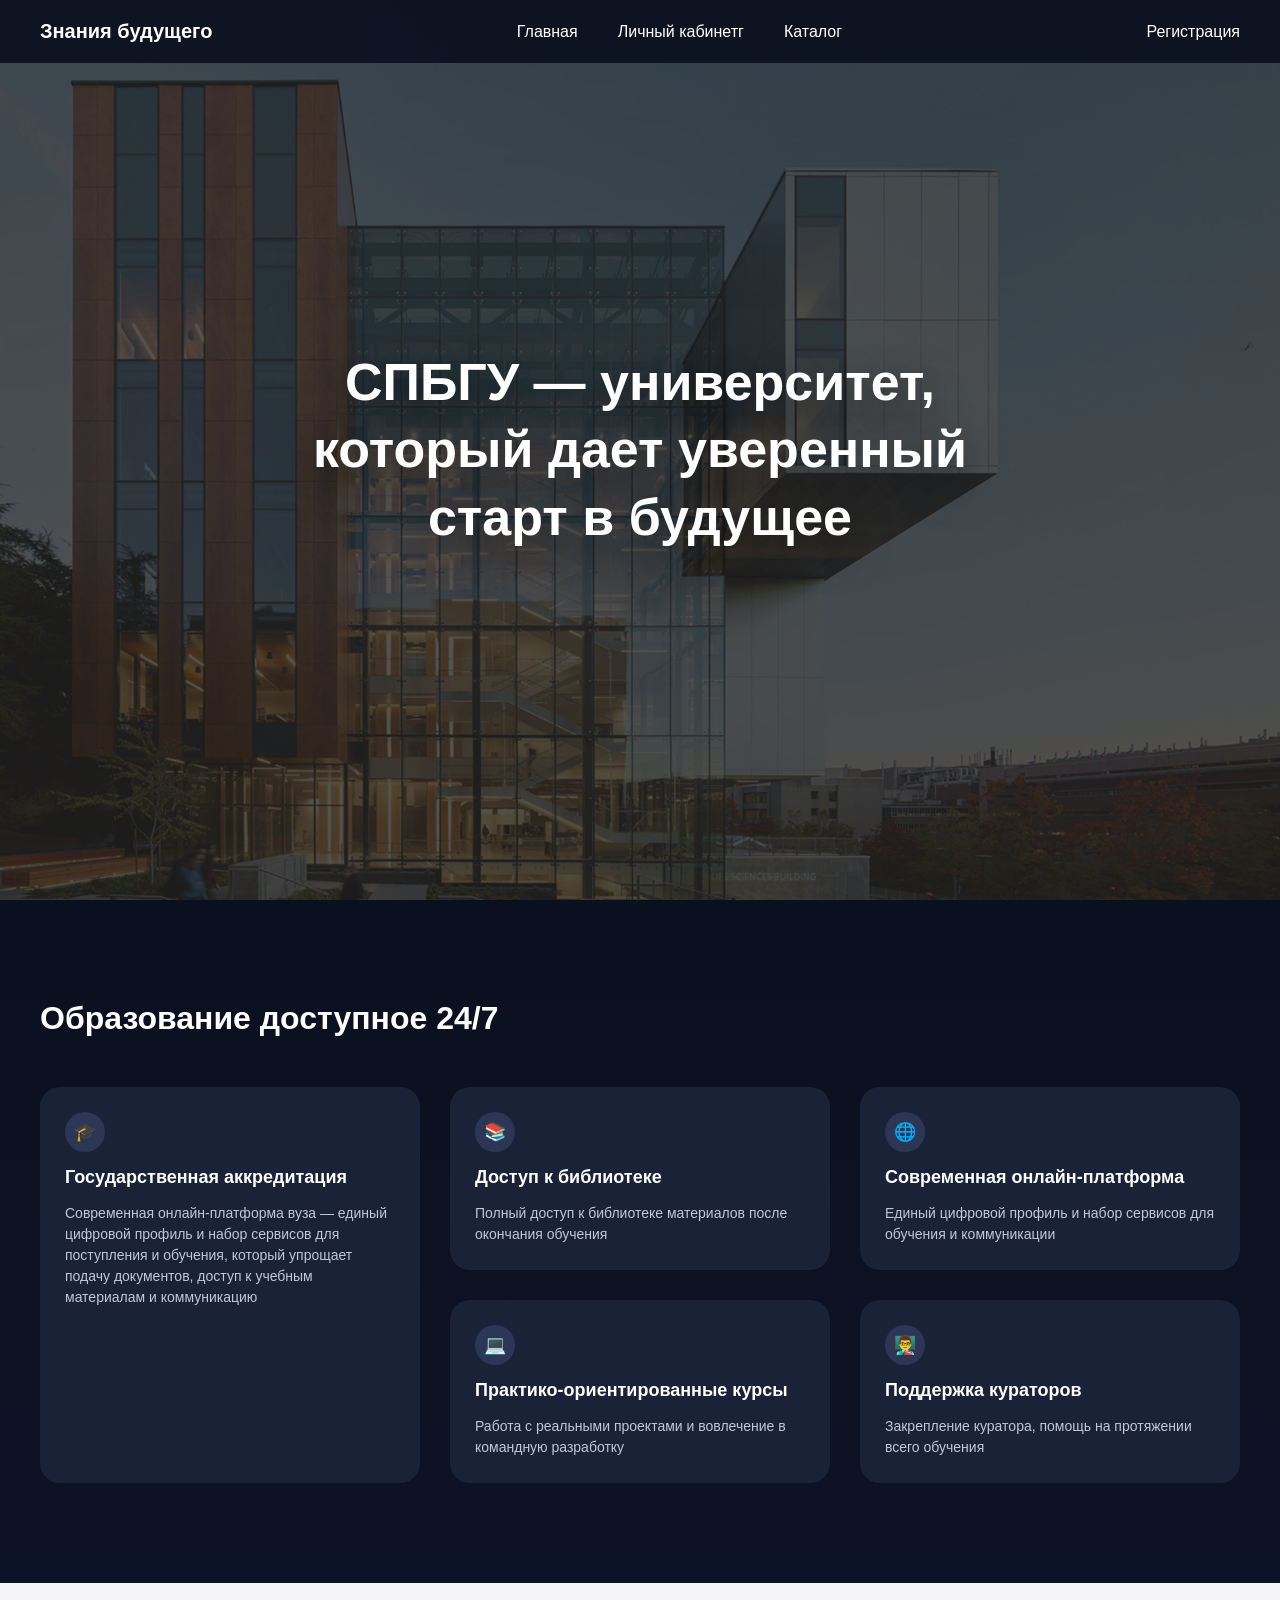
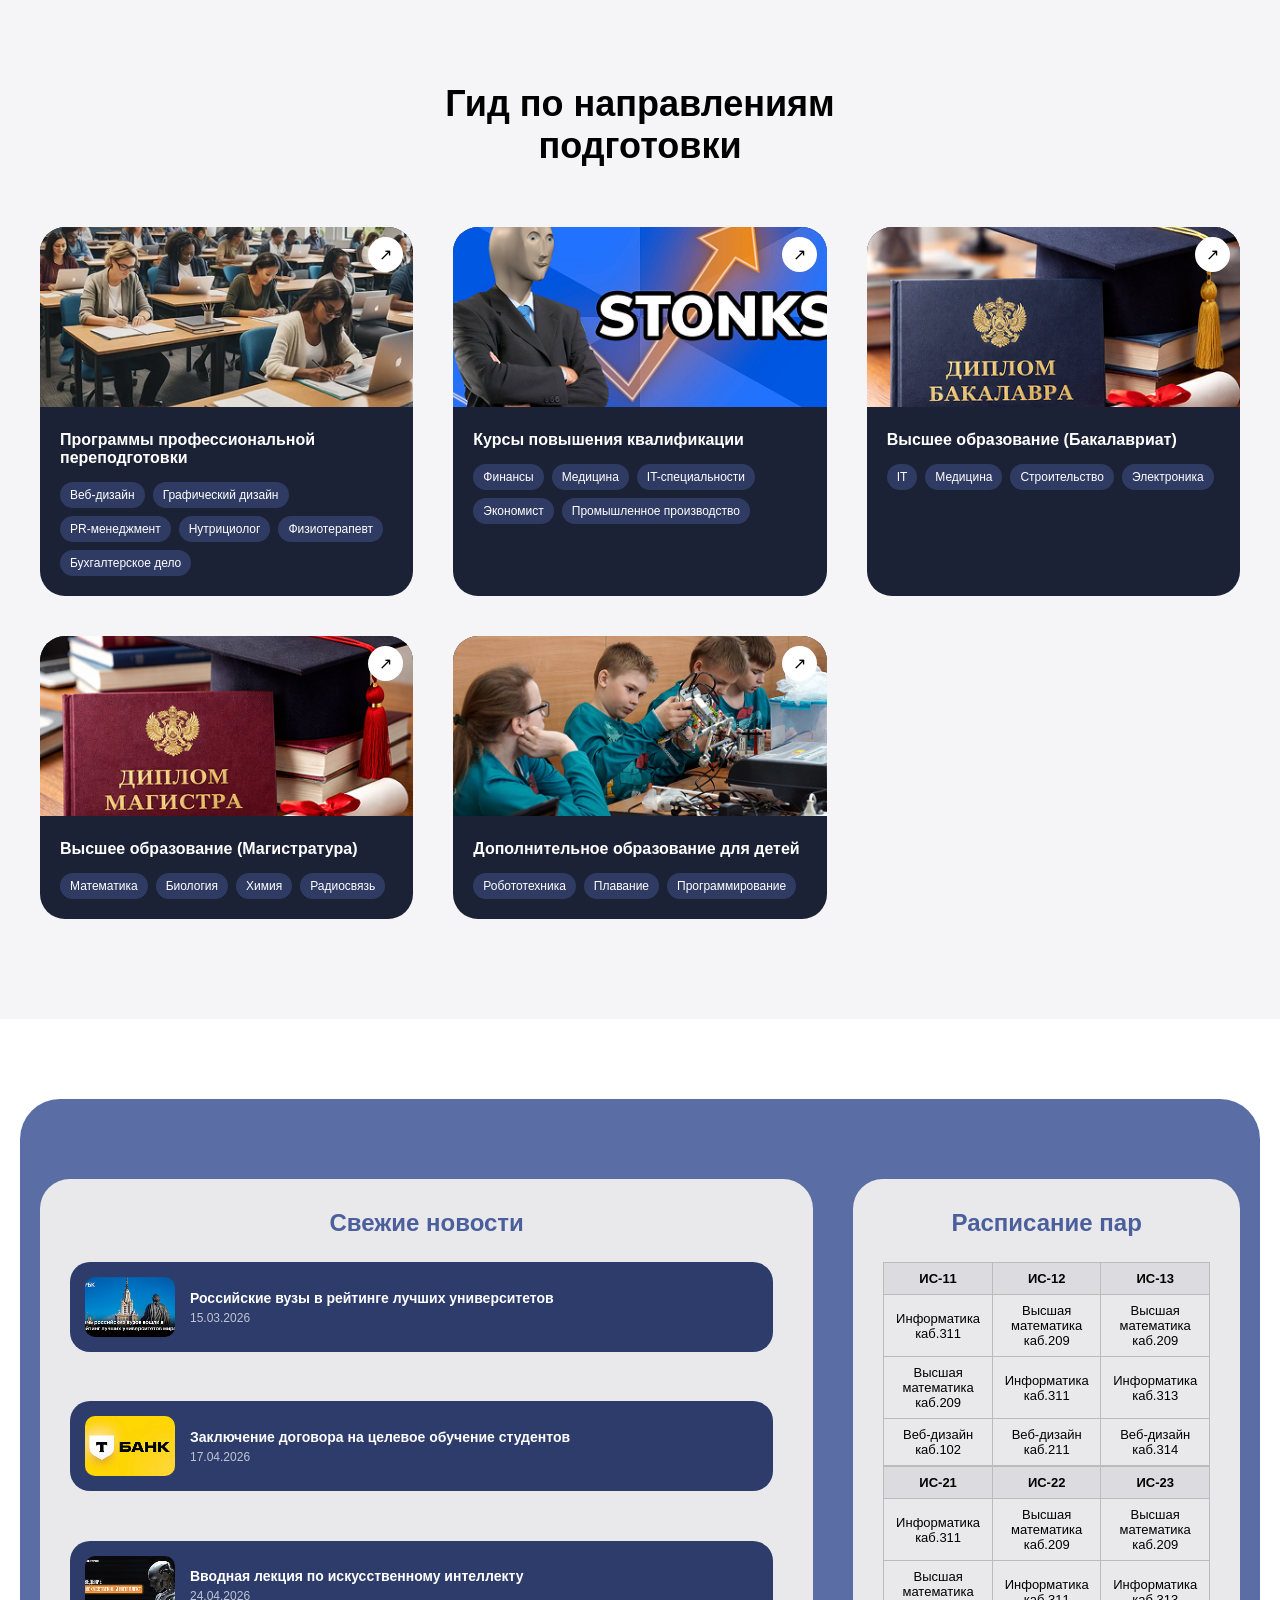
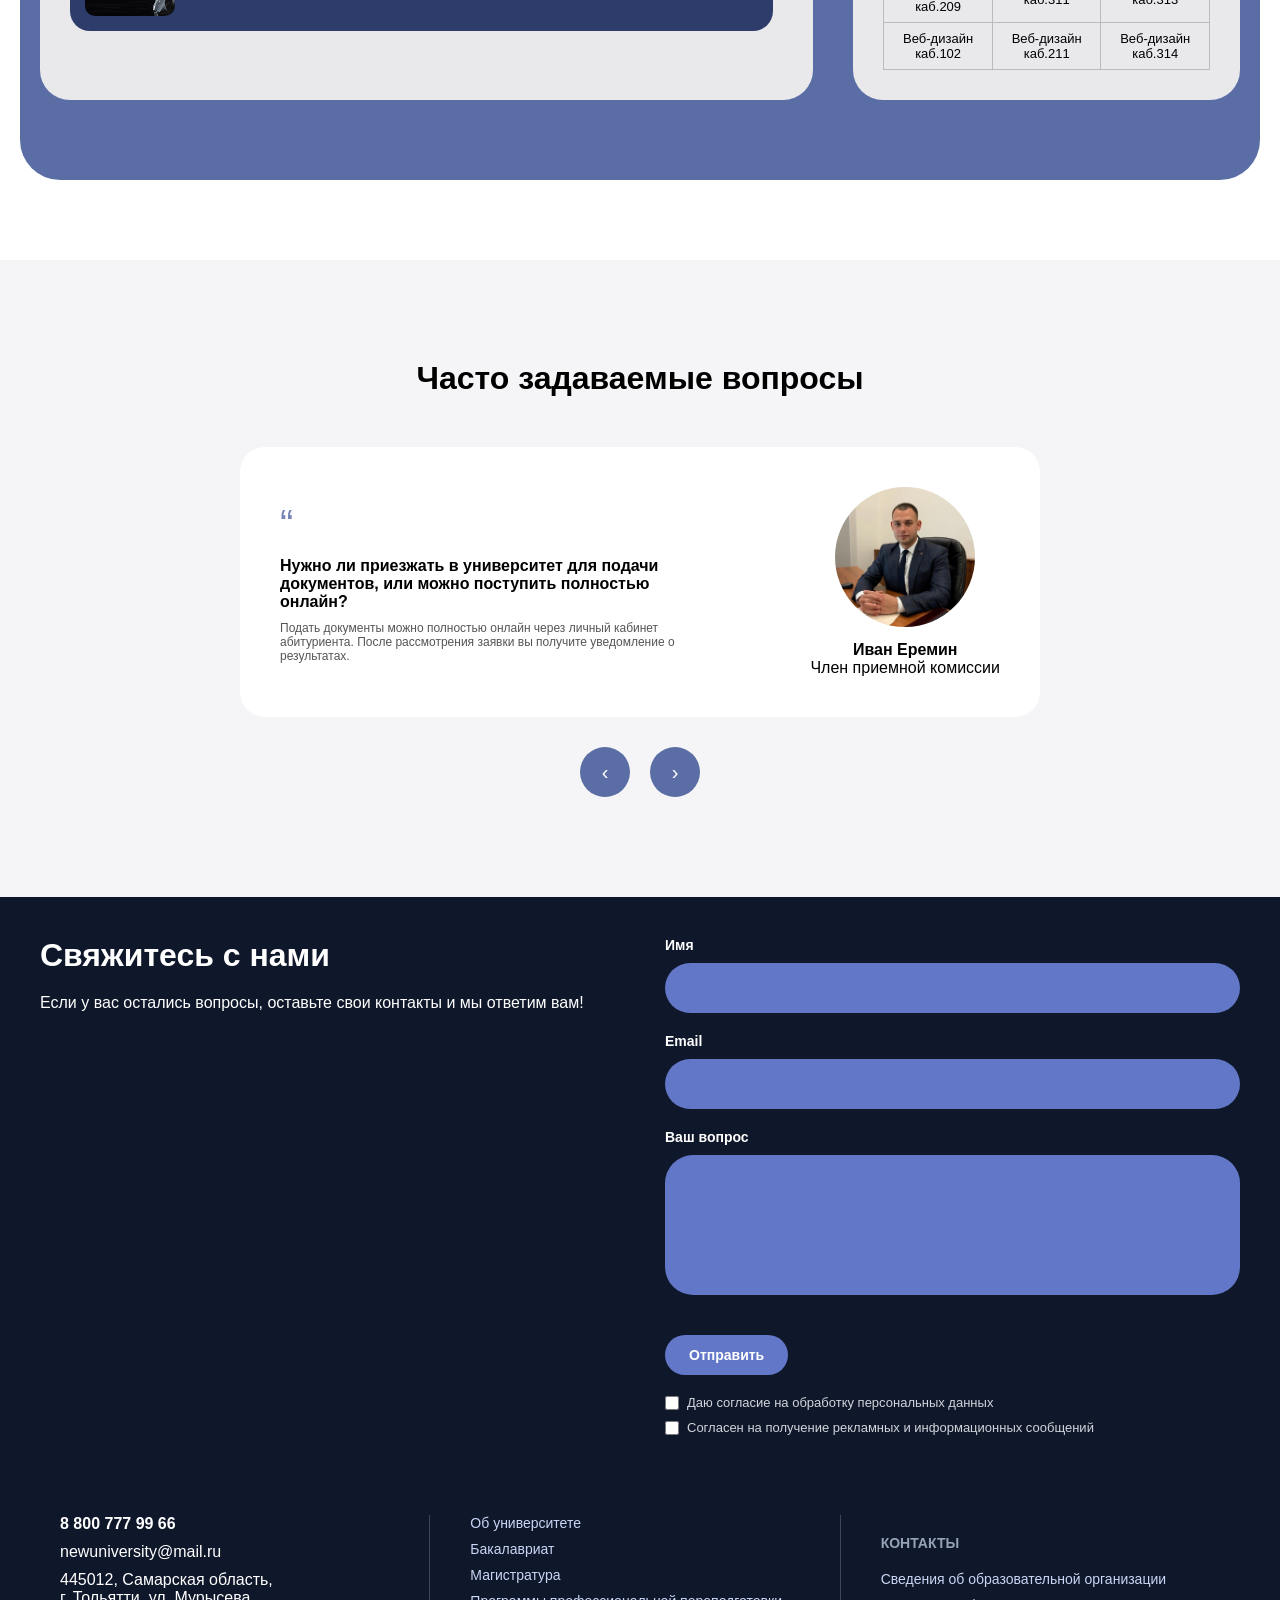
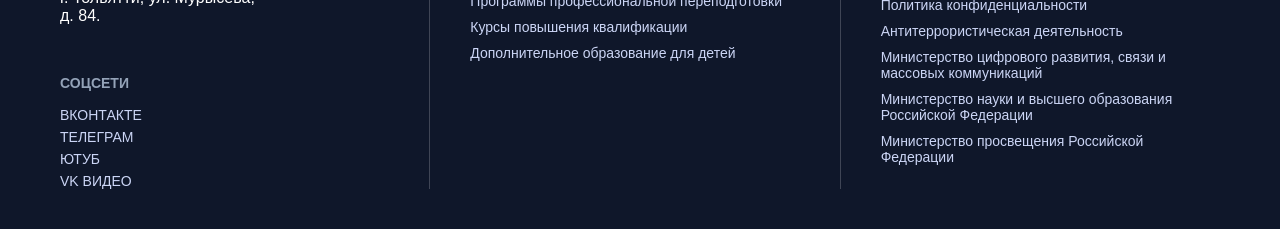
<file: index.html>
<!DOCTYPE html>
<html lang="ru">
    <head>
        <meta charset="UTF-8">
        <title>Каталог курсов</title>
        <link rel="stylesheet" href="style/style.css">
    </head>
    <body>
        <header class="header">
            <div class="header-inner">
                <div class="logo">Знания будущего</div>

                <nav class="nav">
                    <a href="index.html">Главная</a>
                    <a href="personal_account_two.html">Личный кабинетг</a>
                    <a href="catalog.html">Каталог</a>
                </nav>

                <a href="#" class="auth">Регистрация</a>
            </div>
        </header>

        <section class="hero"
            style="background: url('image/architecture.png') no-repeat center center/cover;">

            <div class="overlay"></div>

            <div class="hero-content">
                <h1>
                    СПБГУ — университет,<br>
                    который дает уверенный<br>
                    старт в будущее
                </h1>
            </div>
        </section>
        <section class="features">
            <div class="features-container">
                <h2>Образование доступное <span>24/7</span></h2>

                <div class="features-grid">

                    <div class="feature-card large">
                        <div class="icon">🎓</div>
                        <h3>Государственная аккредитация</h3>
                        <p>
                            Современная онлайн-платформа вуза — единый цифровой
                            профиль и набор сервисов для поступления и обучения,
                            который упрощает подачу документов, доступ к учебным
                            материалам и коммуникацию
                        </p>
                    </div>

                    <div class="feature-card">
                        <div class="icon">📚</div>
                        <h3>Доступ к библиотеке</h3>
                        <p>Полный доступ к библиотеке материалов после окончания
                            обучения</p>
                    </div>

                    <div class="feature-card">
                        <div class="icon">🌐</div>
                        <h3>Современная онлайн-платформа</h3>
                        <p>Единый цифровой профиль и набор сервисов для обучения
                            и коммуникации</p>
                    </div>

                    <div class="feature-card">
                        <div class="icon">💻</div>
                        <h3>Практико-ориентированные курсы</h3>
                        <p>Работа с реальными проектами и вовлечение в командную
                            разработку</p>
                    </div>

                    <div class="feature-card">
                        <div class="icon">👨‍🏫</div>
                        <h3>Поддержка кураторов</h3>
                        <p>Закрепление куратора, помощь на протяжении всего
                            обучения</p>
                    </div>

                </div>
            </div>
        </section>
        <section class="programs">
            <div class="programs-container">
                <h2>Гид по направлениям<br>подготовки</h2>

                <div class="programs-grid">

                    <!-- карточка -->
                    <div class="program-card">
                        <img src="image/Pro.png" alt>
                        <div class="card-content">
                            <h3>Программы профессиональной переподготовки</h3>
                            <div class="tags">
                                <span>Веб-дизайн</span>
                                <span>Графический дизайн</span>
                                <span>PR-менеджмент</span>
                                <span>Нутрициолог</span>
                                <span>Физиотерапевт</span>
                                <span>Бухгалтерское дело</span>
                            </div>
                        </div>
                        <div class="arrow">↗</div>
                    </div>

                    <div class="program-card active">
                        <img src="image/Stonks.png" alt>
                        <div class="card-content">
                            <h3>Курсы повышения квалификации</h3>
                            <div class="tags">
                                <span>Финансы</span>
                                <span>Медицина</span>
                                <span>IT-специальности</span>
                                <span>Экономист</span>
                                <span>Промышленное производство</span>
                            </div>
                        </div>
                        <div class="arrow">↗</div>
                    </div>

                    <div class="program-card">
                        <img src="image/Diplom2.png" alt>
                        <div class="card-content">
                            <h3>Высшее образование (Бакалавриат)</h3>
                            <div class="tags">
                                <span>IT</span>
                                <span>Медицина</span>
                                <span>Строительство</span>
                                <span>Электроника</span>
                            </div>
                        </div>
                        <div class="arrow">↗</div>
                    </div>

                    <div class="program-card">
                        <img src="image/Diplom1.png" alt>
                        <div class="card-content">
                            <h3>Высшее образование (Магистратура)</h3>
                            <div class="tags">
                                <span>Математика</span>
                                <span>Биология</span>
                                <span>Химия</span>
                                <span>Радиосвязь</span>
                            </div>
                        </div>
                        <div class="arrow">↗</div>
                    </div>

                    <div class="program-card">
                        <img src="image/Dop.png" alt>
                        <div class="card-content">
                            <h3>Дополнительное образование для детей</h3>
                            <div class="tags">
                                <span>Робототехника</span>
                                <span>Плавание</span>
                                <span>Программирование</span>
                            </div>
                        </div>
                        <div class="arrow">↗</div>
                    </div>

                </div>
            </div>
        </section>
        <section class="info">
            <div class="info-container">

                <!-- НОВОСТИ -->
                <div class="news">
                    <h2>Свежие новости</h2>

                    <div class="news-list">
                        <div class="news-card">
                            <img src="image/Топ вуз 1.png" alt>
                            <div>
                                <h3>Российские вузы в рейтинге лучших
                                    университетов</h3>
                                <p>15.03.2026</p>
                            </div>
                        </div>

                        <div class="news-card">
                            <img src="image/т-банк 1.png" alt>
                            <div>
                                <h3>Заключение договора на целевое обучение
                                    студентов</h3>
                                <p>17.04.2026</p>
                            </div>
                        </div>

                        <div class="news-card">
                            <img src="image/Лекция 1.png" alt>
                            <div>
                                <h3>Вводная лекция по искусственному
                                    интеллекту</h3>
                                <p>24.04.2026</p>
                            </div>
                        </div>
                    </div>
                </div>

                <!-- РАСПИСАНИЕ -->
                <div class="schedule">
                    <h2>Расписание пар</h2>

                    <table>
                        <tr>
                            <th>ИС-11</th>
                            <th>ИС-12</th>
                            <th>ИС-13</th>
                        </tr>
                        <tr>
                            <td>Информатика<br>каб.311</td>
                            <td>Высшая математика<br>каб.209</td>
                            <td>Высшая математика<br>каб.209</td>
                        </tr>
                        <tr>
                            <td>Высшая математика<br>каб.209</td>
                            <td>Информатика<br>каб.311</td>
                            <td>Информатика<br>каб.313</td>
                        </tr>
                        <tr>
                            <td>Веб-дизайн<br>каб.102</td>
                            <td>Веб-дизайн<br>каб.211</td>
                            <td>Веб-дизайн<br>каб.314</td>
                        </tr>
                    </table>
                    <table>
                        <tr>
                            <th>ИС-21</th>
                            <th>ИС-22</th>
                            <th>ИС-23</th>
                        </tr>
                        <tr>
                            <td>Информатика<br>каб.311</td>
                            <td>Высшая математика<br>каб.209</td>
                            <td>Высшая математика<br>каб.209</td>
                        </tr>
                        <tr>
                            <td>Высшая математика<br>каб.209</td>
                            <td>Информатика<br>каб.311</td>
                            <td>Информатика<br>каб.313</td>
                        </tr>
                        <tr>
                            <td>Веб-дизайн<br>каб.102</td>
                            <td>Веб-дизайн<br>каб.211</td>
                            <td>Веб-дизайн<br>каб.314</td>
                        </tr>
                    </table>
                </div>

            </div>
        </section>
        <section class="faq">
            <div class="faq-container">

                <h2>Часто задаваемые вопросы</h2>

                <div class="faq-slider">

                    <!-- Центральная -->
                    <div class="faq-card main">
                        <div class="faq-content">
                            <span class="quote">“</span>

                            <h3>
                                Нужно ли приезжать в университет для подачи
                                документов,
                                или можно поступить полностью онлайн?
                            </h3>

                            <p>
                                Подать документы можно полностью онлайн через
                                личный кабинет
                                абитуриента. После рассмотрения заявки вы
                                получите уведомление
                                о результатах.
                            </p>
                        </div>

                        <div class="faq-person">
                            <img src="image/Член приемной комиссии.jpg" alt>
                            <div>
                                <h4>Иван Еремин</h4>
                                <p>Член приемной комиссии</p>
                            </div>
                        </div>
                    </div>

                    <!-- Кнопки -->
                    <div class="faq-controls">
                        <button>‹</button>
                        <button>›</button>
                    </div>

                </div>
            </section>
            <section class="contact-section">
                <div class="contact-container">
                    <!-- Контейнер с текстом -->
                    <div class="contact-info">
                        <h2>Свяжитесь с нами</h2>
                        <p>Если у вас остались вопросы, оставьте свои контакты и
                            мы ответим вам!</p>
                    </div>

                    <!-- Форма для обратной связи -->
                    <form class="contact-form">
                        <div class="form-group">
                            <label for="name">Имя</label>
                            <input type="text" id="name">
                        </div>

                        <div class="form-group">
                            <label for="email">Email</label>
                            <input type="email" id="email">
                        </div>

                        <div class="form-group">
                            <label for="message">Ваш вопрос</label>
                            <textarea id="message"></textarea>
                        </div>

                        <button type="submit"
                            class="submit-btn">Отправить</button>

                        <div class="checkbox-group">
                            <label>
                                <input type="checkbox">
                                Даю согласие на обработку персональных данных
                            </label>

                            <label>
                                <input type="checkbox">
                                Согласен на получение рекламных и информационных
                                сообщений
                            </label>
                        </div>
                    </form>
                </div>
            </section>
            <footer class="footer">
                <div class="footer-container">

                    <!-- Левая колонка -->
                    <div class="footer-column">
                        <p class="footer-phone">8 800 777 99 66</p>
                        <p>newuniversity@mail.ru</p>
                        <p>445012, Самарская область,<br>
                            г. Тольятти, ул. Мурысева,<br>
                            д. 84.</p>

                        <div class="footer-socials">
                            <p class="footer-title">СОЦСЕТИ</p>
                            <a href="#">ВКОНТАКТЕ</a>
                            <a href="#">ТЕЛЕГРАМ</a>
                            <a href="#">ЮТУБ</a>
                            <a href="#">VK ВИДЕО</a>
                        </div>
                    </div>

                    <!-- Средняя колонка -->
                    <div class="footer-column">
                        <a href="#">Об университете</a>
                        <a href="#">Бакалавриат</a>
                        <a href="#">Магистратура</a>
                        <a href="#">Программы профессиональной
                            переподготовки</a>
                        <a href="#">Курсы повышения квалификации</a>
                        <a href="#">Дополнительное образование для детей</a>
                    </div>

                    <!-- Правая колонка -->
                    <div class="footer-column">
                        <p class="footer-title">КОНТАКТЫ</p>
                        <a href="#">Сведения об образовательной организации</a>
                        <a href="#">Политика конфиденциальности</a>
                        <a href="#">Антитеррористическая деятельность</a>
                        <a href="#">Министерство цифрового развития, связи и
                            массовых коммуникаций</a>
                        <a href="#">Министерство науки и высшего образования
                            Российской Федерации</a>
                        <a href="#">Министерство просвещения Российской
                            Федерации</a>
                    </div>

                </div>
            </footer>
        </body>
</file>
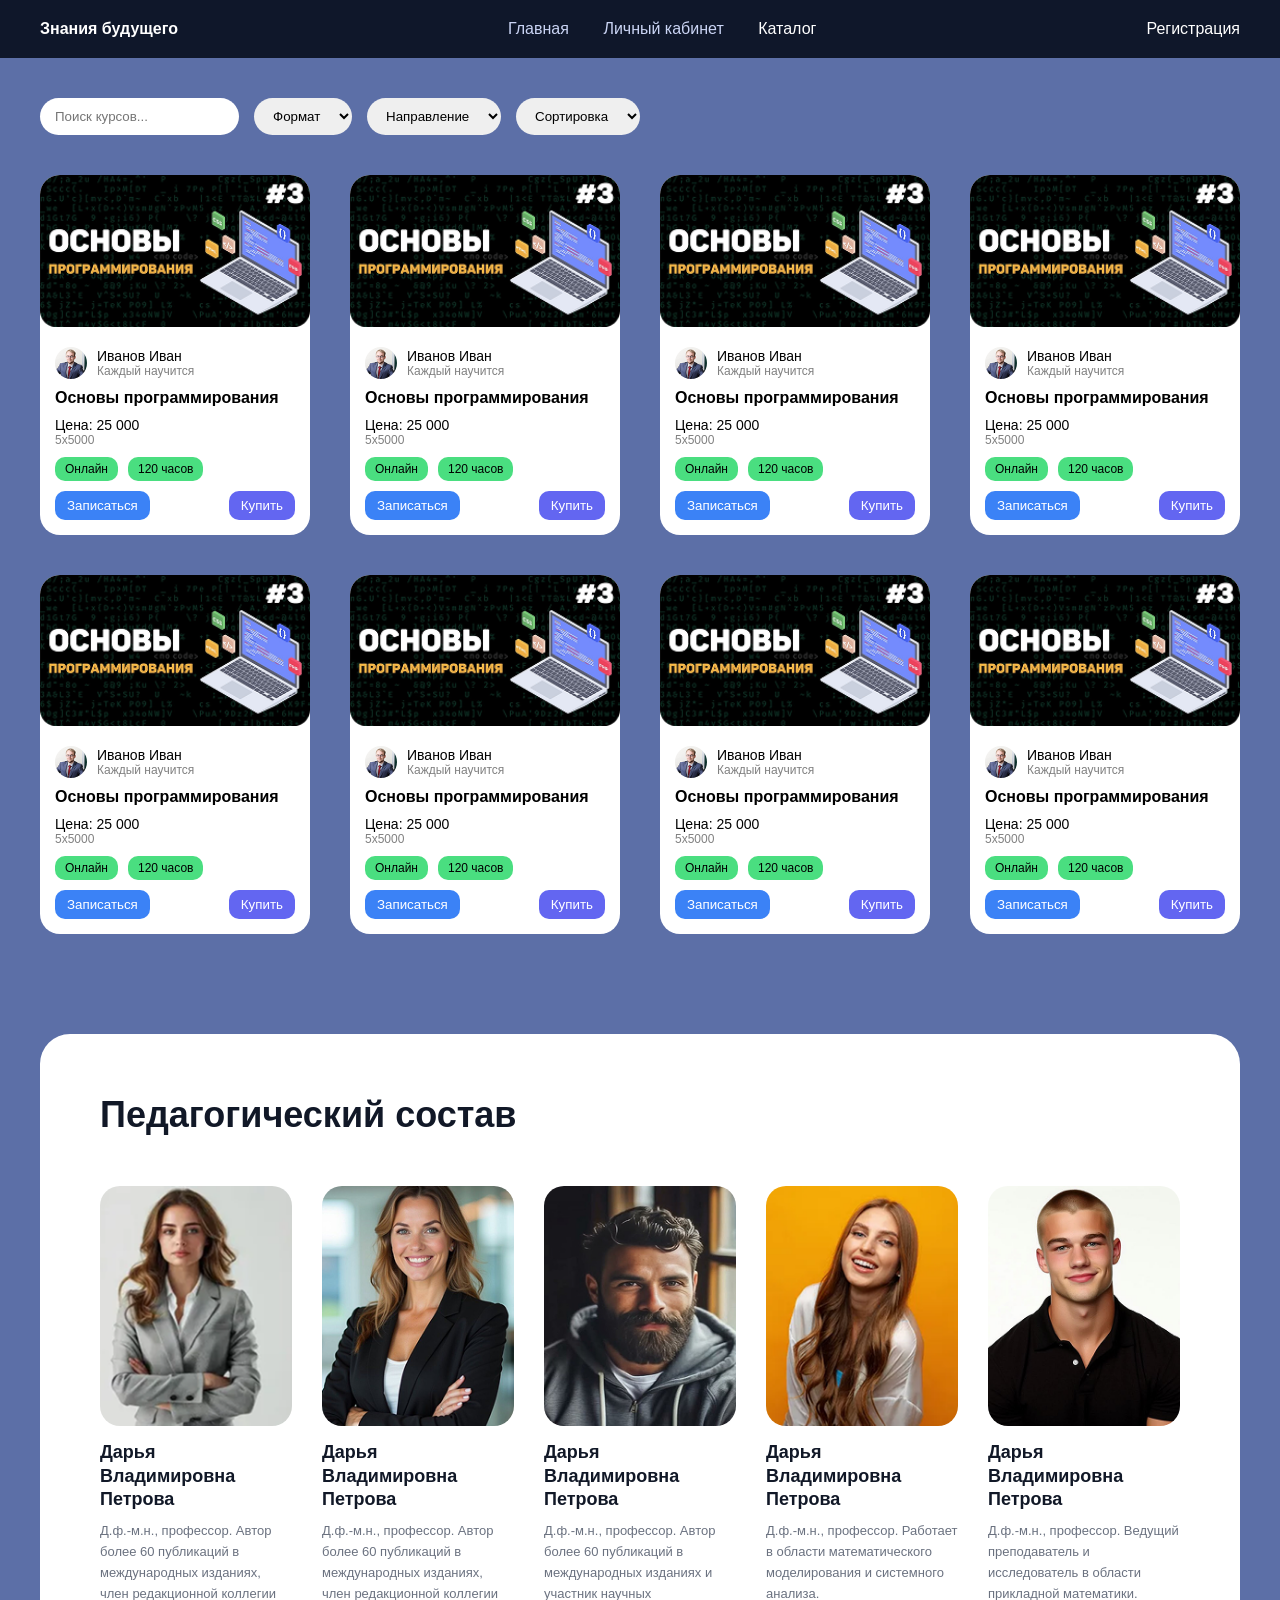
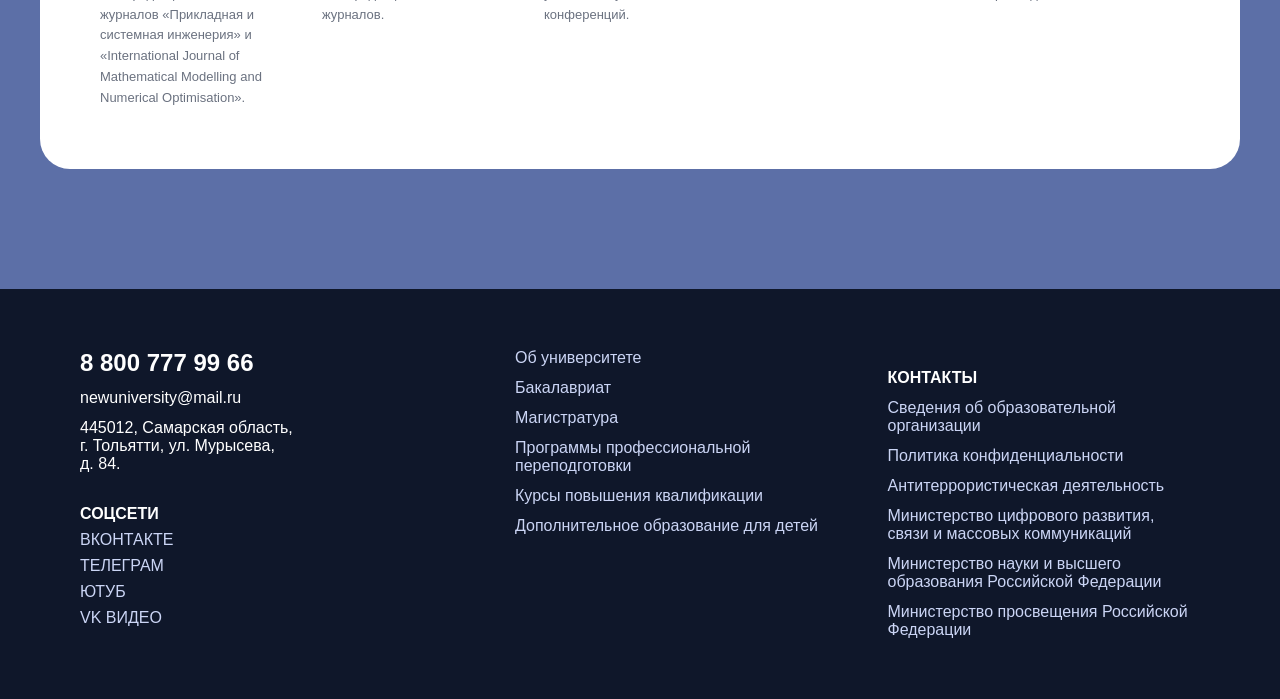
<file: catalog.html>
<!DOCTYPE html>
<html lang="ru">
    <head>
        <meta charset="UTF-8">
        <title>Каталог курсов</title>
        <link rel="stylesheet" href="style/style_for_catalog.css">
    </head>
    <body>

        <header class="header">
            <div class="logo">Знания будущего</div>

            <nav class="nav">
                <a href="index.html">Главная</a>
                <a href="personal_account_two.html">Личный кабинет</a>
                <a href="catalog.html" class="active">Каталог</a>
            </nav>

            <a href="#" class="auth">Регистрация</a>
        </header>

        <main class="container">

            <!-- ФИЛЬТРЫ -->
            <div class="filters">
                <input type="text" placeholder="Поиск курсов...">

                <select>
                    <option>Формат</option>
                </select>

                <select>
                    <option>Направление</option>
                </select>

                <select>
                    <option>Сортировка</option>
                </select>
            </div>

            <!-- КАРТОЧКИ -->
            <div class="grid">

                <!-- Карточка -->
                <div class="card">
                    <img src="image/programming.png"
                        class="card-img">

                    <div class="card-content">
                        <div class="author">
                            <img src="image/informatic.png"
                                class="avatar">
                            <div>
                                <div class="name">Иванов Иван</div>
                                <div class="desc">Каждый научится</div>
                            </div>
                        </div>

                        <div class="title">Основы программирования</div>

                        <div class="price">Цена: 25 000</div>
                        <div class="sale">5x5000</div>

                        <div class="tags">
                            <span>Онлайн</span>
                            <span>120 часов</span>
                        </div>

                        <div class="actions">
                            <button class="btn primary">Записаться</button>
                            <button class="btn secondary">Купить</button>
                        </div>
                    </div>
                </div>

                <div class="card">
                    <img src="image/programming.png"
                        class="card-img">

                    <div class="card-content">
                        <div class="author">
                            <img src="image/informatic.png"
                                class="avatar">
                            <div>
                                <div class="name">Иванов Иван</div>
                                <div class="desc">Каждый научится</div>
                            </div>
                        </div>

                        <div class="title">Основы программирования</div>

                        <div class="price">Цена: 25 000</div>
                        <div class="sale">5x5000</div>

                        <div class="tags">
                            <span>Онлайн</span>
                            <span>120 часов</span>
                        </div>

                        <div class="actions">
                            <button class="btn primary">Записаться</button>
                            <button class="btn secondary">Купить</button>
                        </div>
                    </div>
                </div>

                <div class="card">
                    <img src="image/programming.png"
                        class="card-img">

                    <div class="card-content">
                        <div class="author">
                            <img src="image/informatic.png"
                                class="avatar">
                            <div>
                                <div class="name">Иванов Иван</div>
                                <div class="desc">Каждый научится</div>
                            </div>
                        </div>

                        <div class="title">Основы программирования</div>

                        <div class="price">Цена: 25 000</div>
                        <div class="sale">5x5000</div>

                        <div class="tags">
                            <span>Онлайн</span>
                            <span>120 часов</span>
                        </div>

                        <div class="actions">
                            <button class="btn primary">Записаться</button>
                            <button class="btn secondary">Купить</button>
                        </div>
                    </div>
                </div>

                <div class="card">
                    <img src="image/programming.png"
                        class="card-img">

                    <div class="card-content">
                        <div class="author">
                            <img src="image/informatic.png"
                                class="avatar">
                            <div>
                                <div class="name">Иванов Иван</div>
                                <div class="desc">Каждый научится</div>
                            </div>
                        </div>

                        <div class="title">Основы программирования</div>

                        <div class="price">Цена: 25 000</div>
                        <div class="sale">5x5000</div>

                        <div class="tags">
                            <span>Онлайн</span>
                            <span>120 часов</span>
                        </div>

                        <div class="actions">
                            <button class="btn primary">Записаться</button>
                            <button class="btn secondary">Купить</button>
                        </div>
                    </div>
                </div>

                <div class="card">
                    <img src="image/programming.png"
                        class="card-img">

                    <div class="card-content">
                        <div class="author">
                            <img src="image/informatic.png"
                                class="avatar">
                            <div>
                                <div class="name">Иванов Иван</div>
                                <div class="desc">Каждый научится</div>
                            </div>
                        </div>

                        <div class="title">Основы программирования</div>

                        <div class="price">Цена: 25 000</div>
                        <div class="sale">5x5000</div>

                        <div class="tags">
                            <span>Онлайн</span>
                            <span>120 часов</span>
                        </div>

                        <div class="actions">
                            <button class="btn primary">Записаться</button>
                            <button class="btn secondary">Купить</button>
                        </div>
                    </div>
                </div>

                <div class="card">
                    <img src="image/programming.png"
                        class="card-img">

                    <div class="card-content">
                        <div class="author">
                            <img src="image/informatic.png"
                                class="avatar">
                            <div>
                                <div class="name">Иванов Иван</div>
                                <div class="desc">Каждый научится</div>
                            </div>
                        </div>

                        <div class="title">Основы программирования</div>

                        <div class="price">Цена: 25 000</div>
                        <div class="sale">5x5000</div>

                        <div class="tags">
                            <span>Онлайн</span>
                            <span>120 часов</span>
                        </div>

                        <div class="actions">
                            <button class="btn primary">Записаться</button>
                            <button class="btn secondary">Купить</button>
                        </div>
                    </div>
                </div>

                <div class="card">
                    <img src="image/programming.png"
                        class="card-img">

                    <div class="card-content">
                        <div class="author">
                            <img src="image/informatic.png"
                                class="avatar">
                            <div>
                                <div class="name">Иванов Иван</div>
                                <div class="desc">Каждый научится</div>
                            </div>
                        </div>

                        <div class="title">Основы программирования</div>

                        <div class="price">Цена: 25 000</div>
                        <div class="sale">5x5000</div>

                        <div class="tags">
                            <span>Онлайн</span>
                            <span>120 часов</span>
                        </div>

                        <div class="actions">
                            <button class="btn primary">Записаться</button>
                            <button class="btn secondary">Купить</button>
                        </div>
                    </div>
                </div>

                <div class="card">
                    <img src="image/programming.png"
                        class="card-img">

                    <div class="card-content">
                        <div class="author">
                            <img src="image/informatic.png"
                                class="avatar">
                            <div>
                                <div class="name">Иванов Иван</div>
                                <div class="desc">Каждый научится</div>
                            </div>
                        </div>

                        <div class="title">Основы программирования</div>

                        <div class="price">Цена: 25 000</div>
                        <div class="sale">5x5000</div>

                        <div class="tags">
                            <span>Онлайн</span>
                            <span>120 часов</span>
                        </div>

                        <div class="actions">
                            <button class="btn primary">Записаться</button>
                            <button class="btn secondary">Купить</button>
                        </div>
                    </div>
                </div>

            </div>
            <!-- ПЕДАГОГИЧЕСКИЙ СОСТАВ -->
            <section class="teachers">
                <h2 class="teachers-title">Педагогический состав</h2>

                <div class="teachers-grid">

                    <div class="teacher-card">
                        <img src="image/strong_teacher.png" class="teacher-img">

                        <h3>Дарья Владимировна Петрова</h3>

                        <p>
                            Д.ф.-м.н., профессор. Автор более 60 публикаций в
                            международных
                            изданиях, член редакционной коллегии журналов
                            «Прикладная и системная
                            инженерия» и «International Journal of Mathematical
                            Modelling and Numerical Optimisation».
                        </p>
                    </div>

                    <div class="teacher-card">
                        <img src="image/russian_teacher.png"
                            class="teacher-img">

                        <h3>Дарья Владимировна Петрова</h3>

                        <p>
                            Д.ф.-м.н., профессор. Автор более 60 публикаций в
                            международных
                            изданиях, член редакционной коллегии журналов.
                        </p>
                    </div>

                    <div class="teacher-card">
                        <img src="image/borodatii.png" class="teacher-img">

                        <h3>Дарья Владимировна Петрова</h3>

                        <p>
                            Д.ф.-м.н., профессор. Автор более 60 публикаций в
                            международных
                            изданиях и участник научных конференций.
                        </p>
                    </div>

                    <div class="teacher-card">
                        <img src="image/happy_teacher.png" class="teacher-img">

                        <h3>Дарья Владимировна Петрова</h3>

                        <p>
                            Д.ф.-м.н., профессор. Работает в области
                            математического моделирования
                            и системного анализа.
                        </p>
                    </div>

                    <div class="teacher-card">
                        <img src="image/sigma_teacher.png" class="teacher-img">

                        <h3>Дарья Владимировна Петрова</h3>

                        <p>
                            Д.ф.-м.н., профессор. Ведущий преподаватель и
                            исследователь
                            в области прикладной математики.
                        </p>
                    </div>

                </div>
            </section>

        </main>
        <footer class="footer">
            <div class="footer-container">

                <!-- Левая колонка -->
                <div class="footer-column">
                    <p class="footer-phone">8 800 777 99 66</p>
                    <p>newuniversity@mail.ru</p>
                    <p>445012, Самарская область,<br>
                        г. Тольятти, ул. Мурысева,<br>
                        д. 84.</p>

                    <div class="footer-socials">
                        <p class="footer-title">СОЦСЕТИ</p>
                        <a href="#">ВКОНТАКТЕ</a>
                        <a href="#">ТЕЛЕГРАМ</a>
                        <a href="#">ЮТУБ</a>
                        <a href="#">VK ВИДЕО</a>
                    </div>
                </div>

                <!-- Средняя колонка -->
                <div class="footer-column">
                    <a href="#">Об университете</a>
                    <a href="#">Бакалавриат</a>
                    <a href="#">Магистратура</a>
                    <a href="#">Программы профессиональной
                        переподготовки</a>
                    <a href="#">Курсы повышения квалификации</a>
                    <a href="#">Дополнительное образование для детей</a>
                </div>

                <!-- Правая колонка -->
                <div class="footer-column">
                    <p class="footer-title">КОНТАКТЫ</p>
                    <a href="#">Сведения об образовательной организации</a>
                    <a href="#">Политика конфиденциальности</a>
                    <a href="#">Антитеррористическая деятельность</a>
                    <a href="#">Министерство цифрового развития, связи и
                        массовых коммуникаций</a>
                    <a href="#">Министерство науки и высшего образования
                        Российской Федерации</a>
                    <a href="#">Министерство просвещения Российской
                        Федерации</a>
                </div>

            </div>
        </footer>

    </body>
</html>
</file>
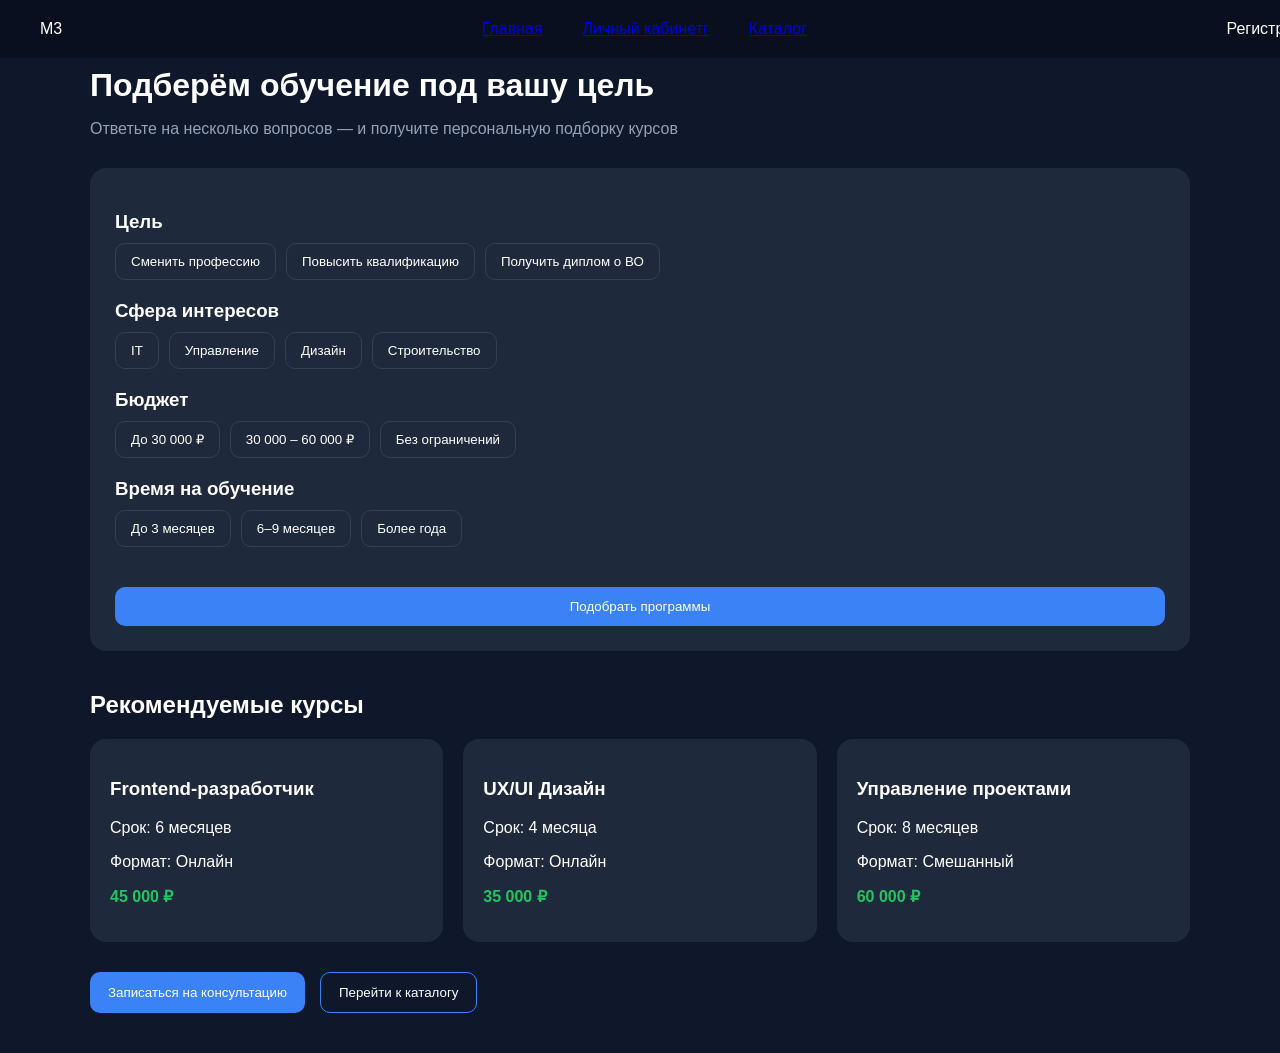
<file: five_page.html>
<!DOCTYPE html>
<html lang="ru">
    <head>
        <meta charset="UTF-8">
        <title>Подбор обучения</title>
        <link rel="stylesheet" href="style/style_for_five_page.css">
    </head>
    <body>
        <header class="header">
            <div class="header-inner">
                <div class="logo">М3</div>

                <nav class="nav">
                    <a href="index.html">Главная</a>
                    <a href="personal_account.html">Личный кабинетг</a>
                    <a href="catalog.html">Каталог</a>
                </nav>

                <a href="#" class="auth">Регистрация</a>
            </div>
        </header>

        <section class="agency">

            <div class="container">

                <h1>Подберём обучение под вашу цель</h1>
                <p class="subtitle">Ответьте на несколько вопросов — и получите
                    персональную подборку курсов</p>

                <!-- ФОРМА -->
                <div class="form">

                    <div class="form-group">
                        <h3>Цель</h3>
                        <div class="options">
                            <button>Сменить профессию</button>
                            <button>Повысить квалификацию</button>
                            <button>Получить диплом о ВО</button>
                        </div>
                    </div>

                    <div class="form-group">
                        <h3>Сфера интересов</h3>
                        <div class="options">
                            <button>IT</button>
                            <button>Управление</button>
                            <button>Дизайн</button>
                            <button>Строительство</button>
                        </div>
                    </div>

                    <div class="form-group">
                        <h3>Бюджет</h3>
                        <div class="options">
                            <button>До 30 000 ₽</button>
                            <button>30 000 – 60 000 ₽</button>
                            <button>Без ограничений</button>
                        </div>
                    </div>

                    <div class="form-group">
                        <h3>Время на обучение</h3>
                        <div class="options">
                            <button>До 3 месяцев</button>
                            <button>6–9 месяцев</button>
                            <button>Более года</button>
                        </div>
                    </div>

                    <button class="btn primary full">Подобрать
                        программы</button>

                </div>

                <!-- РЕЗУЛЬТАТ -->
                <div class="results">

                    <h2>Рекомендуемые курсы</h2>

                    <div class="cards">

                        <div class="course-card">
                            <h3>Frontend-разработчик</h3>
                            <p>Срок: 6 месяцев</p>
                            <p>Формат: Онлайн</p>
                            <p class="price">45 000 ₽</p>
                        </div>

                        <div class="course-card">
                            <h3>UX/UI Дизайн</h3>
                            <p>Срок: 4 месяца</p>
                            <p>Формат: Онлайн</p>
                            <p class="price">35 000 ₽</p>
                        </div>

                        <div class="course-card">
                            <h3>Управление проектами</h3>
                            <p>Срок: 8 месяцев</p>
                            <p>Формат: Смешанный</p>
                            <p class="price">60 000 ₽</p>
                        </div>

                    </div>

                    <div class="actions">
                        <button class="btn primary">Записаться на
                            консультацию</button>
                        <button class="btn secondary">Перейти к
                            каталогу</button>
                    </div>

                </div>

            </div>

        </section>

    </body>
</html>
</file>
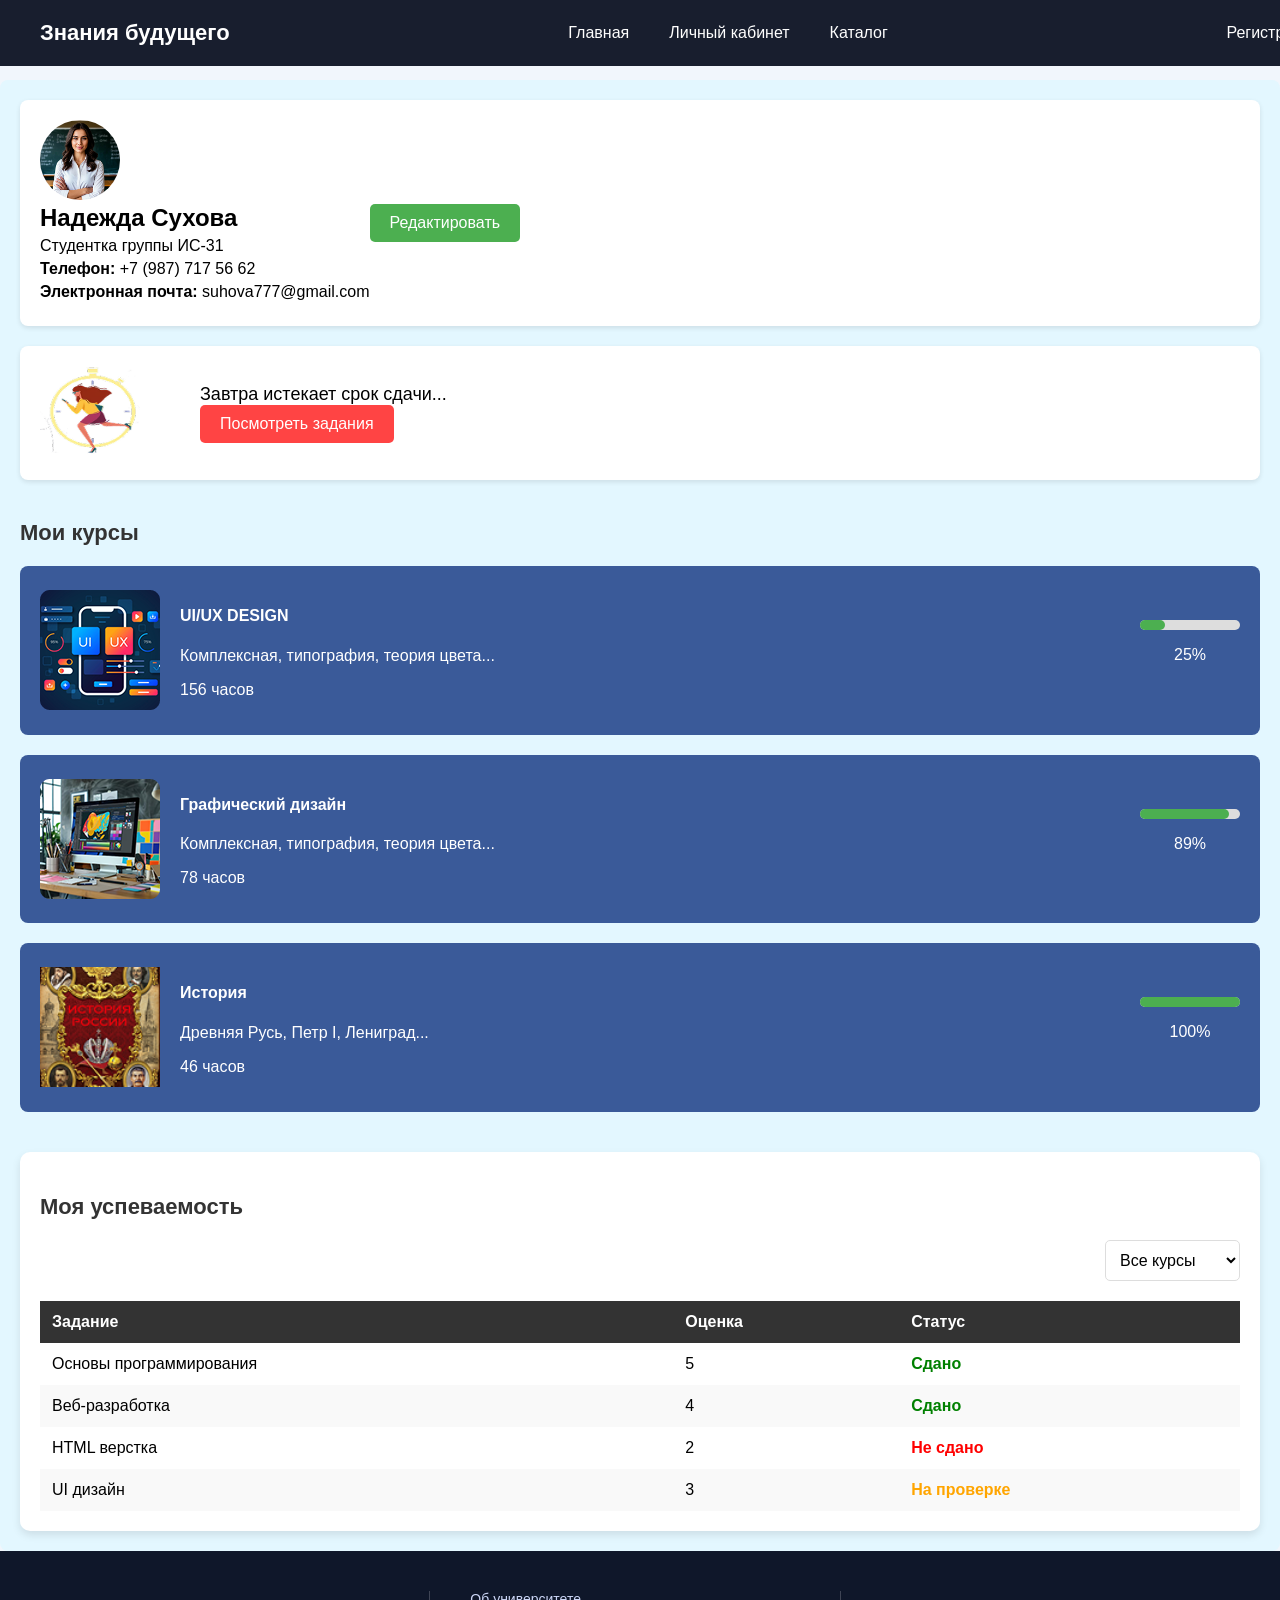
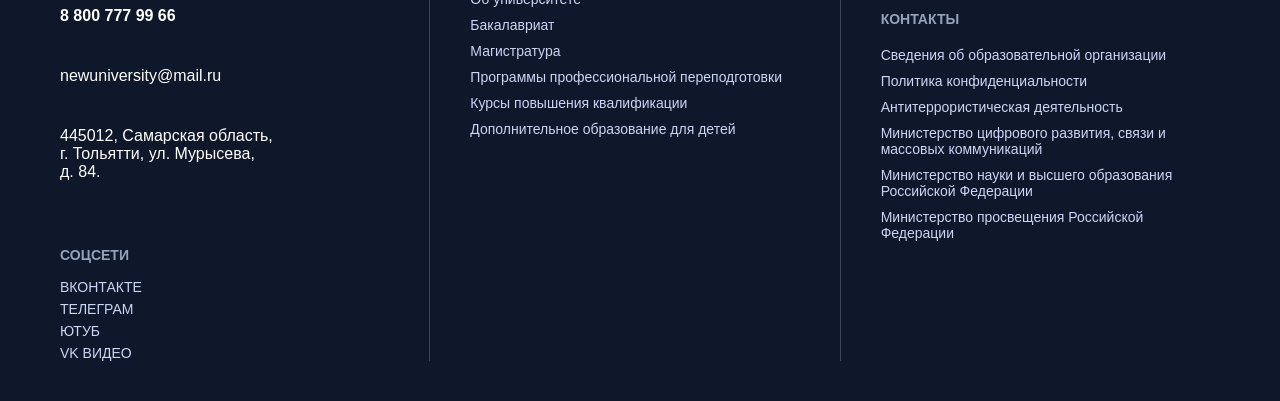
<file: personal_account_two.html>
<!DOCTYPE html>
<html lang="ru">
    <head>
        <meta charset="UTF-8">
        <meta name="viewport" content="width=device-width, initial-scale=1.0">
        <title>Личный кабинет</title>
        <link rel="stylesheet" href="style/style_for_personal_account_two.css">
    </head>

    <body>
        <header class="header">
            <div class="header-inner">
                <div class="logo">Знания будущего</div>

                <nav class="nav">
                    <a href="index.html">Главная</a>
                    <a href="personal_account_two.html">Личный кабинет</a>
                    <a href="catalog.html">Каталог</a>
                </nav>

                <a href="#" class="auth">Регистрация</a>
            </div>
        </header>

        <!-- Main Content -->
        <div class="main-content">
            <!-- Profile Card -->
            <div class="profile-card">
                <div class="profile-header">
                    <img src="image/personal.png" alt="Надежда Сухова"
                        class="profile-img">
                    <div class="profile-info">
                        <h2>Надежда Сухова</h2>
                        <p>Студентка группы ИС-31</p>
                        <p><span class="phone">Телефон:</span> +7 (987) 717
                            56 62</p>
                        <p><span class="email">Электронная почта:</span>
                            suhova777@gmail.com</p>
                    </div>
                </div>
                <button class="edit-button">Редактировать</button>
            </div>

            <!-- Notification -->
            <div class="notification">
                <div class="notification-icon">
                    <img src="image/TIme.png" alt="Уведомление">
                </div>
                <div class="notification-content">
                    <p>Завтра истекает срок сдачи...</p>
                    <button class="view-tasks-btn">Посмотреть
                        задания</button>
                </div>
            </div>

            <!-- Courses -->
            <div class="courses">
                <h3>Мои курсы</h3>
                <div class="course-card">
                    <div class="course-info">
                        <img src="image/UIUX.png" alt="UI/UX DESIGN">
                        <div class="course-details">
                            <h4>UI/UX DESIGN</h4>
                            <p>Комплексная, типография, теория цвета...</p>
                            <p>156 часов</p>
                        </div>
                    </div>
                    <div class="course-progress">
                        <div class="progress-bar">
                            <div class="progress" style="width: 25%;"></div>
                        </div>
                        <p>25%</p>
                    </div>
                </div>
                <div class="course-card">
                    <div class="course-info">
                        <img src="image/design.png"
                            alt="Графический дизайн">
                        <div class="course-details">
                            <h4>Графический дизайн</h4>
                            <p>Комплексная, типография, теория цвета...</p>
                            <p>78 часов</p>
                        </div>
                    </div>
                    <div class="course-progress">
                        <div class="progress-bar">
                            <div class="progress" style="width: 89%;"></div>
                        </div>
                        <p>89%</p>
                    </div>
                </div>
                <div class="course-card">
                    <div class="course-info">
                        <img src="image/History.png" alt="История">
                        <div class="course-details">
                            <h4>История</h4>
                            <p>Древняя Русь, Петр I, Лениград...</p>
                            <p>46 часов</p>
                        </div>
                    </div>
                    <div class="course-progress">
                        <div class="progress-bar">
                            <div class="progress"
                                style="width: 100%;"></div>
                        </div>
                        <p>100%</p>
                    </div>
                </div>
            </div>

            <!-- My Achievements -->
            <!-- Моя успеваемость -->
            <div class="achievements">
                <h3>Моя успеваемость</h3>
                <div class="achievements-filter">
                    <select>
                        <option>Все курсы</option>
                        <option>Все задания</option>
                    </select>
                </div>
                <table class="achievement-table">
                    <thead>
                        <tr>
                            <th>Задание</th>
                            <th>Оценка</th>
                            <th>Статус</th>
                        </tr>
                    </thead>
                    <tbody>
                        <tr>
                            <td>Основы программирования</td>
                            <td>5</td>
                            <td><span
                                    class="status success">Сдано</span></td>
                        </tr>
                        <tr>
                            <td>Веб-разработка</td>
                            <td>4</td>
                            <td><span
                                    class="status success">Сдано</span></td>
                        </tr>
                        <tr>
                            <td>HTML верстка</td>
                            <td>2</td>
                            <td><span class="status fail">Не
                                    сдано</span></td>
                        </tr>
                        <tr>
                            <td>UI дизайн</td>
                            <td>3</td>
                            <td><span class="status review">На
                                    проверке</span></td>
                        </tr>
                    </tbody>
                </table>
            </div>
        </div>
        <footer class="footer">
            <div class="footer-container">

                <!-- Левая колонка -->
                <div class="footer-column">
                    <p class="footer-phone">8 800 777 99 66</p>
                    <p>newuniversity@mail.ru</p>
                    <p>445012, Самарская область,<br>
                        г. Тольятти, ул. Мурысева,<br>
                        д. 84.</p>

                    <div class="footer-socials">
                        <p class="footer-title">СОЦСЕТИ</p>
                        <a href="#">ВКОНТАКТЕ</a>
                        <a href="#">ТЕЛЕГРАМ</a>
                        <a href="#">ЮТУБ</a>
                        <a href="#">VK ВИДЕО</a>
                    </div>
                </div>

                <!-- Средняя колонка -->
                <div class="footer-column">
                    <a href="#">Об университете</a>
                    <a href="#">Бакалавриат</a>
                    <a href="#">Магистратура</a>
                    <a href="#">Программы профессиональной переподготовки</a>
                    <a href="#">Курсы повышения квалификации</a>
                    <a href="#">Дополнительное образование для детей</a>
                </div>

                <!-- Правая колонка -->
                <div class="footer-column">
                    <p class="footer-title">КОНТАКТЫ</p>
                    <a href="#">Сведения об образовательной организации</a>
                    <a href="#">Политика конфиденциальности</a>
                    <a href="#">Антитеррористическая деятельность</a>
                    <a href="#">Министерство цифрового развития, связи и
                        массовых коммуникаций</a>
                    <a href="#">Министерство науки и высшего образования
                        Российской Федерации</a>
                    <a href="#">Министерство просвещения Российской
                        Федерации</a>
                </div>

            </div>
        </footer>
    </body>
</html>
</file>
<file: style/style.css>
* {
    margin: 0;
    padding: 0;
    box-sizing: border-box;
}

body {
    font-family: Arial, sans-serif;
}


.header {
    position: absolute;
    top: 0;
    width: 100%;
    z-index: 10;
}

.header-inner {
    width: 100%;
    padding: 20px 40px;

    display: flex;
    justify-content: space-between;
    align-items: center;

    background: rgba(10, 15, 30, 0.9);
}

.logo {
    color: white;
    font-weight: bold;
    font-size: 20px;
}

.nav {
    display: flex;
    gap: 40px;
}

.nav a {
    color: white;
    text-decoration: none;
    font-size: 16px;
}

.auth {
    color: white;
    text-decoration: none;
}


.hero {
    height: 100vh;
    background: url("");
    display: flex;
    align-items: center;
    justify-content: center;
}

.overlay {
    position: absolute;
    width: 100%;
    height: 100%;
    background: rgba(0, 0, 0, 0.45);
}


.hero-content {
    position: relative;
    text-align: center;
    color: white;
    padding: 0 20px;
}

.hero-content h1 {
    font-size: 52px;
    font-weight: 700;
    line-height: 1.3;

    text-shadow: 0 15px 40px rgba(0, 0, 0, 0.6);
}


.features {
    background: linear-gradient(180deg, #0b1020, #0d1326);
    padding: 100px 20px;
    color: white;
}

.features-container {
    max-width: 1200px;
    margin: 0 auto;
}

.features h2 {
    font-size: 32px;
    margin-bottom: 50px;
}

.features h2 span {
    font-weight: 700;
}


.features-grid {
    display: grid;
    grid-template-columns: repeat(3, 1fr);
    gap: 30px;
}


.feature-card {
    background: #1a2238;
    padding: 25px;
    border-radius: 20px;
    min-height: 180px;

    display: flex;
    flex-direction: column;
    gap: 15px;

    transition: 0.3s;
}

.feature-card:hover {
    transform: translateY(-5px);
}


.feature-card.large {
    grid-row: span 2;
}


.icon {
    width: 40px;
    height: 40px;
    background: #2c3655;
    border-radius: 50%;

    display: flex;
    align-items: center;
    justify-content: center;

    font-size: 18px;
}

.feature-card h3 {
    font-size: 18px;
}

.feature-card p {
    font-size: 14px;
    color: #c0c6dc;
    line-height: 1.5;
}

.programs {
    background: #f5f5f7;
    padding: 100px 20px;
}

.programs-container {
    max-width: 1200px;
    margin: 0 auto;
}

.programs h2 {
    text-align: center;
    font-size: 36px;
    margin-bottom: 60px;
}

/* GRID */

.programs-grid {
    display: grid;
    grid-template-columns: repeat(3, 1fr);
    gap: 40px;

    grid-template-areas:
        "card1 card2 card3"
        ".      card4 card5";
}

.program-card {
    position: relative;
    border-radius: 25px;
    overflow: hidden;
    background: #1c2235;
    color: white;

    transition: 0.3s;
}

.program-card img {
    width: 100%;
    height: 180px;
    object-fit: cover;
}

.card-content {
    padding: 20px;
}

.program-card h3 {
    font-size: 16px;
    margin-bottom: 15px;
}

.tags {
    display: flex;
    flex-wrap: wrap;
    gap: 8px;
}

.tags span {
    background: #2f3b63;
    padding: 6px 10px;
    border-radius: 20px;
    font-size: 12px;
}

.arrow {
    position: absolute;
    top: 10px;
    right: 10px;

    width: 35px;
    height: 35px;
    background: white;
    color: black;

    border-radius: 50%;

    display: flex;
    align-items: center;
    justify-content: center;

    font-size: 16px;
}

.program-card:hover {
    transform: translateY(-6px);
}

.info {
    background: #5a6ea5;
    padding: 80px 20px;
    border-radius: 40px;
    margin: 80px 20px;
}

.info-container {
    max-width: 1200px;
    margin: 0 auto;

    display: grid;
    grid-template-columns: 2fr 1fr;
    gap: 40px;
}


.news,
.schedule {
    background: #e9e9ec;
    padding: 30px;
    border-radius: 30px;

}

.info h2 {
    text-align: center;
    margin-bottom: 25px;
    color: #4b5f9c;
}


.news-list {
    height: 80%;
    display: flex;
    flex-direction: column;
    justify-content: space-between;
    padding-right: 10px;
}

.news-card {
    display: flex;
    gap: 15px;
    align-items: center;

    background: #2d3c6b;
    color: white;
    padding: 15px;
    border-radius: 20px;
}

.news-card img {
    width: 90px;
    height: 60px;
    object-fit: cover;
    border-radius: 10px;
}

.news-card h3 {
    font-size: 14px;
    margin-bottom: 5px;
}

.news-card p {
    font-size: 12px;
    opacity: 0.7;
}


.news-list::-webkit-scrollbar {
    width: 6px;
}

.news-list::-webkit-scrollbar-thumb {
    background: #9aa7d1;
    border-radius: 10px;
}

/* TABLE */

.schedule table {
    width: 100%;
    border-collapse: collapse;
    font-size: 13px;
}

.schedule th,
.schedule td {
    border: 1px solid #bbb;
    padding: 8px;
    text-align: center;
}

.schedule th {
    background: #dcdce0;
}

/* FAQ */

.faq {
    background: #f5f5f7;
    padding: 100px 20px;
    display: flex;
    justify-content: center;
    align-items: center;
}

.faq-container {
    max-width: 1200px;
    margin: 0 auto;
    text-align: center;
}

.faq h2 {
    font-size: 32px;
    margin-bottom: 50px;
}

/* SLIDER */


/* CARD */

.faq-card {
    background: white;
    border-radius: 25px;
    padding: 20px;
}

/* SMALL */

/* MAIN */

.faq-card.main {
    max-width: 800px;
    display: flex;
    justify-content: space-between;
    align-items: center;
    text-align: left;
    padding: 40px;
}

/* CONTENT */

.faq-content {
    max-width: 60%;
}

.quote {
    font-size: 40px;
    color: #7a86b6;
}

.faq-content h3 {
    margin: 10px 0;
    font-size: 16px;
}

.faq-content p {
    font-size: 12px;
    color: #555;
}


.faq-person {
    text-align: center;
}

.faq-person img {
    width: 140px;
    height: 140px;
    border-radius: 50%;
    object-fit: cover;
}

.faq-person h4 {
    margin-top: 10px;
}

/* CONTROLS */

.faq-controls {
    margin-top: 30px;
    display: flex;
    justify-content: center;
    gap: 20px;
}

.faq-controls button {
    width: 50px;
    height: 50px;
    border-radius: 50%;
    border: none;
    background: #5a6ea5;
    color: white;
    font-size: 20px;
    cursor: pointer;
}


.form-group {
    display: flex;
    flex-direction: column;
    gap: 10px;
}


.form-group label {
    font-size: 14px;
    font-weight: bold;
    color: white;
}

.form-group input,
.form-group textarea {
    background-color: #6277c7;
    border: none;
    border-radius: 25px;
    padding: 14px 18px;
    color: #fff;
    font-size: 14px;
    outline: none;
}

.form-group input {
    height: 50px;
}

.form-group textarea {
    min-height: 140px;
    resize: none;
    border-radius: 28px;
}

.submit-btn {
    background-color: #6277c7;
    border: none;
    border-radius: 20px;
    color: #fff;
    padding: 12px 24px;
    cursor: pointer;
    font-size: 14px;
    font-weight: 600;
    width: fit-content;
    margin-top: 20px;
    transition: 0.3s;
}

.submit-btn:hover {
    opacity: 0.9;
}

.checkbox-group {
    display: flex;
    flex-direction: column;
    gap: 10px;
}

.checkbox-group label {
    display: flex;
    align-items: center;
    gap: 8px;
    font-size: 13px;
    color: #d1d5db;
}

.checkbox-group input[type="checkbox"] {
    width: 14px;
    height: 14px;
}

.contact-container {
    display: flex;
    justify-content: space-between;
    width: 100%;
    max-width: 1200px;
    margin: 0 auto;
    gap: 50px;
}


.contact-form {
    flex: 1;
    /* Занимает 1 часть контейнера */
    display: flex;
    flex-direction: column;
    gap: 20px;
}

.contact-info {
    flex: 1;
    /* Занимает 1 часть контейнера */
    display: flex;
    flex-direction: column;
    gap: 10px;
}

.contact-info h2 {
    font-size: 32px;
    color: white;
    margin-bottom: 10px;
}

.contact-info p {
    font-size: 16px;
    color: white;
    margin-bottom: 20px;
}

.contact-section {
    display: flex;
    justify-content: space-between;
    /* Расстояние между колонками */
    align-items: center;
    /* Выравнивание по центру по вертикали */
    background: #0f172a;
    padding: 40px 20px;
}

.footer {
    background: #0f172a;
    color: #ffffff;
    padding: 40px 60px;
    font-family: Arial, sans-serif;
}

.footer-container {
    display: flex;
    justify-content: space-between;
    gap: 40px;
}

.footer-column {
    flex: 1;
    display: flex;
    flex-direction: column;
    gap: 10px;
}

.footer-column:not(:last-child) {
    border-right: 1px solid rgba(255, 255, 255, 0.2);
    padding-right: 30px;
}

.footer-column a {
    color: #cbd5f5;
    text-decoration: none;
    font-size: 14px;
}

.footer-column a:hover {
    color: #ffffff;
}

.footer-title {
    margin-top: 20px;
    margin-bottom: 10px;
    font-weight: bold;
    font-size: 14px;
    color: #94a3b8;
}

.footer-phone {
    font-size: 16px;
    font-weight: bold;
}

.footer-socials {
    margin-top: 20px;
    display: flex;
    flex-direction: column;
    gap: 6px;
}
</file>
<file: style/style_for_catalog.css>
* {
    margin: 0;
    padding: 0;
    box-sizing: border-box;
}

body {
    font-family: Arial, sans-serif;
    background: #5c6fa7;
}

/* HEADER */
.header {
    display: flex;
    justify-content: space-between;
    align-items: center;
    background: #0f172a;
    color: #fff;
    padding: 20px 40px;

}

.logo {
    font-weight: bold;
}

.nav a {
    margin: 0 15px;
    color: #cbd5f5;
    text-decoration: none;
}

.nav a.active {
    color: #fff;
}

.auth {
    color: #fff;
    text-decoration: none;
}

/* CONTAINER */
.container {
    padding: 40px;
}

/* FILTERS */
.filters {
    display: flex;
    gap: 15px;
    margin-bottom: 40px;
}

.filters input,
.filters select {
    padding: 10px 15px;
    border-radius: 20px;
    border: none;
    outline: none;
}

/* GRID */
.grid {
    display: grid;
    grid-template-columns: repeat(4, 1fr);
    gap: 40px;
}

/* CARD */
.card {
    background: #fff;
    border-radius: 20px;
    overflow: hidden;
    transition: 0.3s;
}

.card:hover {
    transform: translateY(-5px);
}

.card-img {
    width: 100%;
}

.card-content {
    padding: 15px;
}

.author {
    display: flex;
    gap: 10px;
    align-items: center;
}

.avatar {
    width: 32px;
    height: 32px;
    border-radius: 50%;
}

.name {
    font-size: 14px;
}

.desc {
    font-size: 12px;
    color: gray;
}

.title {
    margin: 10px 0;
    font-weight: bold;
}

.price {
    font-size: 14px;
}

.sale {
    font-size: 12px;
    color: gray;
}

.tags {
    display: flex;
    gap: 10px;
    margin: 10px 0;
}

.tags span {
    background: #4ade80;
    padding: 5px 10px;
    border-radius: 10px;
    font-size: 12px;
}

/* BUTTONS */
.actions {
    display: flex;
    justify-content: space-between;
}

.btn {
    border: none;
    padding: 7px 12px;
    border-radius: 10px;
    cursor: pointer;
}

.primary {
    background: #3b82f6;
    color: #fff;
}

.secondary {
    background: #6366f1;
    color: #fff;
}

/* ADAPTIVE */
@media (max-width: 1200px) {
    .grid {
        grid-template-columns: repeat(3, 1fr);
    }
}

@media (max-width: 900px) {
    .grid {
        grid-template-columns: repeat(2, 1fr);
    }
}

@media (max-width: 600px) {
    .grid {
        grid-template-columns: 1fr;
    }

    .filters {
        flex-direction: column;
    }
}

/* TEACHERS */
.teachers {
    margin-top: 100px;
    background: #ffffff;
    border-radius: 30px;
    padding: 60px;
}

.teachers-title {
    font-size: 36px;
    margin-bottom: 50px;
    color: #111827;
}

.teachers-grid {
    display: grid;
    grid-template-columns: repeat(5, 1fr);
    gap: 30px;
}

.teacher-card {
    display: flex;
    flex-direction: column;
}

.teacher-img {
    width: 100%;
    height: 240px;
    object-fit: cover;
    object-position: center;
    border-radius: 20px;
    display: block;
    margin-bottom: 15px;
    transition: 0.3s ease;
}

.teacher-card:hover .teacher-img {
    transform: scale(1.03);
}

.teacher-card h3 {
    font-size: 18px;
    color: #111827;
    margin-bottom: 10px;
    line-height: 1.3;
}

.teacher-card p {
    font-size: 13px;
    color: #6b7280;
    line-height: 1.6;
}

/* ADAPTIVE */
@media (max-width: 1200px) {
    .teachers-grid {
        grid-template-columns: repeat(3, 1fr);
    }
}

@media (max-width: 900px) {
    .teachers {
        padding: 40px;
    }

    .teachers-grid {
        grid-template-columns: repeat(2, 1fr);
    }
}

@media (max-width: 600px) {
    .teachers {
        padding: 30px 20px;
    }

    .teachers-grid {
        grid-template-columns: 1fr;
    }

    .teacher-img {
        height: 300px;
    }
}

.footer {
    background: #0f172a;
    color: #fff;
    width: 100%;
    margin-top: 80px;
    padding: 60px 80px;
}

.footer-container {
    max-width: 1400px;
    margin: 0 auto;

    display: grid;
    grid-template-columns: 1.2fr 1fr 1fr;
    gap: 60px;
}

.footer-column {
    display: flex;
    flex-direction: column;
    gap: 12px;
}

.footer-column a {
    color: #cbd5f5;
    text-decoration: none;
    transition: 0.3s;
}

.footer-column a:hover {
    color: #fff;
}

.footer-phone {
    font-size: 24px;
    font-weight: bold;
}

.footer-title {
    margin-top: 20px;
    font-weight: bold;
    color: #fff;
}

.footer-socials {
    display: flex;
    flex-direction: column;
    gap: 8px;
}

/* ADAPTIVE */
@media (max-width: 900px) {
    .footer {
        padding: 50px 30px;
    }

    .footer-container {
        grid-template-columns: 1fr;
        gap: 40px;
    }
}
</file>
<file: style/style_for_five_page.css>
body {
    margin: 0;
    font-family: Arial, sans-serif;
    background: #0f172a;
    color: #fff;
}

.header {
    position: absolute;
    top: 0;
    width: 100%;
    z-index: 10;
}

.header-inner {
    width: 100%;
    padding: 20px 40px;

    display: flex;
    justify-content: space-between;
    align-items: center;

    background: rgba(10, 15, 30, 0.9);
}

.nav {
    display: flex;
    gap: 40px;
}

.auth {
    color: white;
    text-decoration: none;
}

.container {
    width: 1100px;
    margin: auto;
    padding: 40px 0;
}

h1 {
    font-size: 32px;
    margin-bottom: 10px;
}

.subtitle {
    color: #94a3b8;
    margin-bottom: 30px;
}

/* FORM */
.form {
    background: #1e293b;
    padding: 25px;
    border-radius: 16px;
    margin-bottom: 40px;
}

.form-group {
    margin-bottom: 20px;
}

.form-group h3 {
    margin-bottom: 10px;
}

.options {
    display: flex;
    gap: 10px;
    flex-wrap: wrap;
}

.options button {
    padding: 10px 15px;
    border-radius: 10px;
    border: 1px solid #334155;
    background: transparent;
    color: #fff;
    cursor: pointer;
    transition: 0.2s;
}

.options button:hover {
    background: #3b82f6;
    border-color: #3b82f6;
}

/* BUTTONS */
.btn {
    padding: 12px 18px;
    border-radius: 10px;
    border: none;
    cursor: pointer;
}

.primary {
    background: #3b82f6;
    color: #fff;
}

.secondary {
    background: transparent;
    border: 1px solid #3b82f6;
    color: #fff;
}

.full {
    width: 100%;
    margin-top: 20px;
}

/* RESULTS */
.results h2 {
    margin-bottom: 20px;
}

.cards {
    display: grid;
    grid-template-columns: repeat(3, 1fr);
    gap: 20px;
}

.course-card {
    background: #1e293b;
    padding: 20px;
    border-radius: 16px;
    transition: 0.3s;
}

.course-card:hover {
    transform: translateY(-5px);
}

.price {
    margin-top: 10px;
    font-weight: bold;
    color: #22c55e;
}

/* ACTIONS */
.actions {
    margin-top: 30px;
    display: flex;
    gap: 15px;
}
</file>
<file: style/style_for_personal_account_two.css>
/* General Styles */
body {
    font-family: 'Segoe UI', Tahoma, Geneva, Verdana, sans-serif;
    margin: 0;
    padding: 0;
    background-color: #f1f6fc;
    padding-top: 80px;
}

.container {
    display: flex;
    min-height: 100vh;
    padding: 20px;
}

.header {
    width: 100%;
    position: fixed;
    top: 0;
    left: 0;
    z-index: 1000;
    background: rgba(12, 18, 35, 0.95);
}

.header-inner {
    width: 100%;
    max-width: 1440px;
    margin: 0 auto;
    padding: 20px 40px;
    display: flex;
    justify-content: space-between;
    align-items: center;
}

.logo {
    color: white;
    font-size: 22px;
    font-weight: 600;
}

.nav {
    display: flex;
    gap: 40px;
}

.nav a,
.auth {
    text-decoration: none;
    color: white;
    font-size: 16px;
    transition: 0.3s;
}

.nav a:hover,
.auth:hover {
    color: #b7c6ff;
}





/* Main Content Styles */
.main-content {
    flex-grow: 1;
    padding: 20px;
    background-color: #e3f7ff;
    border-radius: 8px;
}

/* Profile Card Styles */
.profile-card {
    background-color: white;
    border-radius: 8px;
    padding: 20px;
    box-shadow: 0 2px 5px rgba(0, 0, 0, 0.1);
    margin-bottom: 20px;
    display: flex;
    align-items: center;
}

.profile-img {
    border-radius: 100%;
    width: 80px;
    height: 80px;
    object-fit: cover;
    margin-right: 20px;
}

.profile-info {
    flex-grow: 1;
}

.profile-info h2 {
    margin: 0;
    font-size: 24px;
}

.profile-info p {
    margin: 5px 0;
    font-size: 16px;
}

.phone,
.email {
    font-weight: bold;
}

.edit-button {
    background-color: #4CAF50;
    color: white;
    border: none;
    padding: 10px 20px;
    cursor: pointer;
    border-radius: 5px;
    font-size: 16px;
    margin-top: 20px;
}

.edit-button:hover {
    background-color: #45a049;
}

/* Notification Styles */
.notification {
    display: flex;
    background-color: #ffffff;
    border-radius: 8px;
    padding: 20px;
    gap: 40px;
    align-items: center;
    box-shadow: 0 2px 5px rgba(0, 0, 0, 0.1);
}

.notification-icon {
    margin-right: 20px;
}

.notification-icon img {
    width: 100px;
    height: 90px;
}

.notification-content {
    flex-grow: 1;

}

.notification-content p {
    margin: 0;
    font-size: 18px;
}

.view-tasks-btn {
    background-color: #ff4444;
    color: white;
    border: none;
    padding: 10px 20px;
    cursor: pointer;
    border-radius: 5px;
    font-size: 16px;
}

.view-tasks-btn:hover {
    background-color: #e03e3e;
}

/* Courses Styles */
.courses {
    margin-top: 40px;
}

.course-card {
    background-color: #3a5a99;
    border-radius: 8px;
    padding: 20px;
    display: flex;
    align-items: center;
    margin-bottom: 20px;
    color: white;
}

.course-info {
    display: flex;
    align-items: center;
    flex-grow: 1;
}

.course-info img {
    width: 120px;
    height: 120px;
    object-fit: cover;
    margin-right: 20px;
}

.course-details {
    flex-grow: 1;
}

.course-progress {
    width: 100px;
    text-align: center;
}

.progress-bar {
    background-color: #ddd;
    border-radius: 5px;
    width: 100px;
    height: 10px;
}

.progress {
    background-color: #4CAF50;
    height: 100%;
    border-radius: 5px;
}

/* Achievements Styles */
h3 {
    font-size: 22px;
    color: #333;
    margin-bottom: 20px;
}

/* Моя успеваемость */
.achievements {
    background-color: white;
    border-radius: 10px;
    padding: 20px;
    box-shadow: 0 4px 8px rgba(0, 0, 0, 0.1);
    margin-top: 40px;
}

.achievements-filter {
    margin-bottom: 20px;
    display: flex;
    justify-content: flex-end;
}

.achievements-filter select {
    padding: 10px;
    font-size: 16px;
    border: 1px solid #ddd;
    border-radius: 5px;
    background-color: #fff;
}

.achievement-table {
    width: 100%;
    border-collapse: collapse;
    margin-top: 20px;
}

.achievement-table th,
.achievement-table td {
    padding: 12px;
    text-align: left;
    font-size: 16px;
}

.achievement-table th {
    background-color: #333;
    color: white;
    font-weight: bold;
}

.achievement-table tr:nth-child(even) {
    background-color: #f9f9f9;
}

.status {
    font-weight: bold;
}

.status.success {
    color: green;
}

.status.fail {
    color: red;
}

.status.review {
    color: orange;
}

/* Additional Card Style */
.achievement-table tr:hover {
    background-color: #f1f1f1;
    cursor: pointer;
}

.footer {
    background: #0f172a;
    color: #ffffff;
    padding: 40px 60px;
    font-family: Arial, sans-serif;
}

.footer-container {
    display: flex;
    justify-content: space-between;
    gap: 40px;
}

.footer-column {
    flex: 1;
    display: flex;
    flex-direction: column;
    gap: 10px;
}

.footer-column:not(:last-child) {
    border-right: 1px solid rgba(255, 255, 255, 0.2);
    padding-right: 30px;
}

.footer-column a {
    color: #cbd5f5;
    text-decoration: none;
    font-size: 14px;
}

.footer-column a:hover {
    color: #ffffff;
}

.footer-title {
    margin-top: 20px;
    margin-bottom: 10px;
    font-weight: bold;
    font-size: 14px;
    color: #94a3b8;
}

.footer-phone {
    font-size: 16px;
    font-weight: bold;
}

.footer-socials {
    margin-top: 20px;
    display: flex;
    flex-direction: column;
    gap: 6px;
}
</file>
